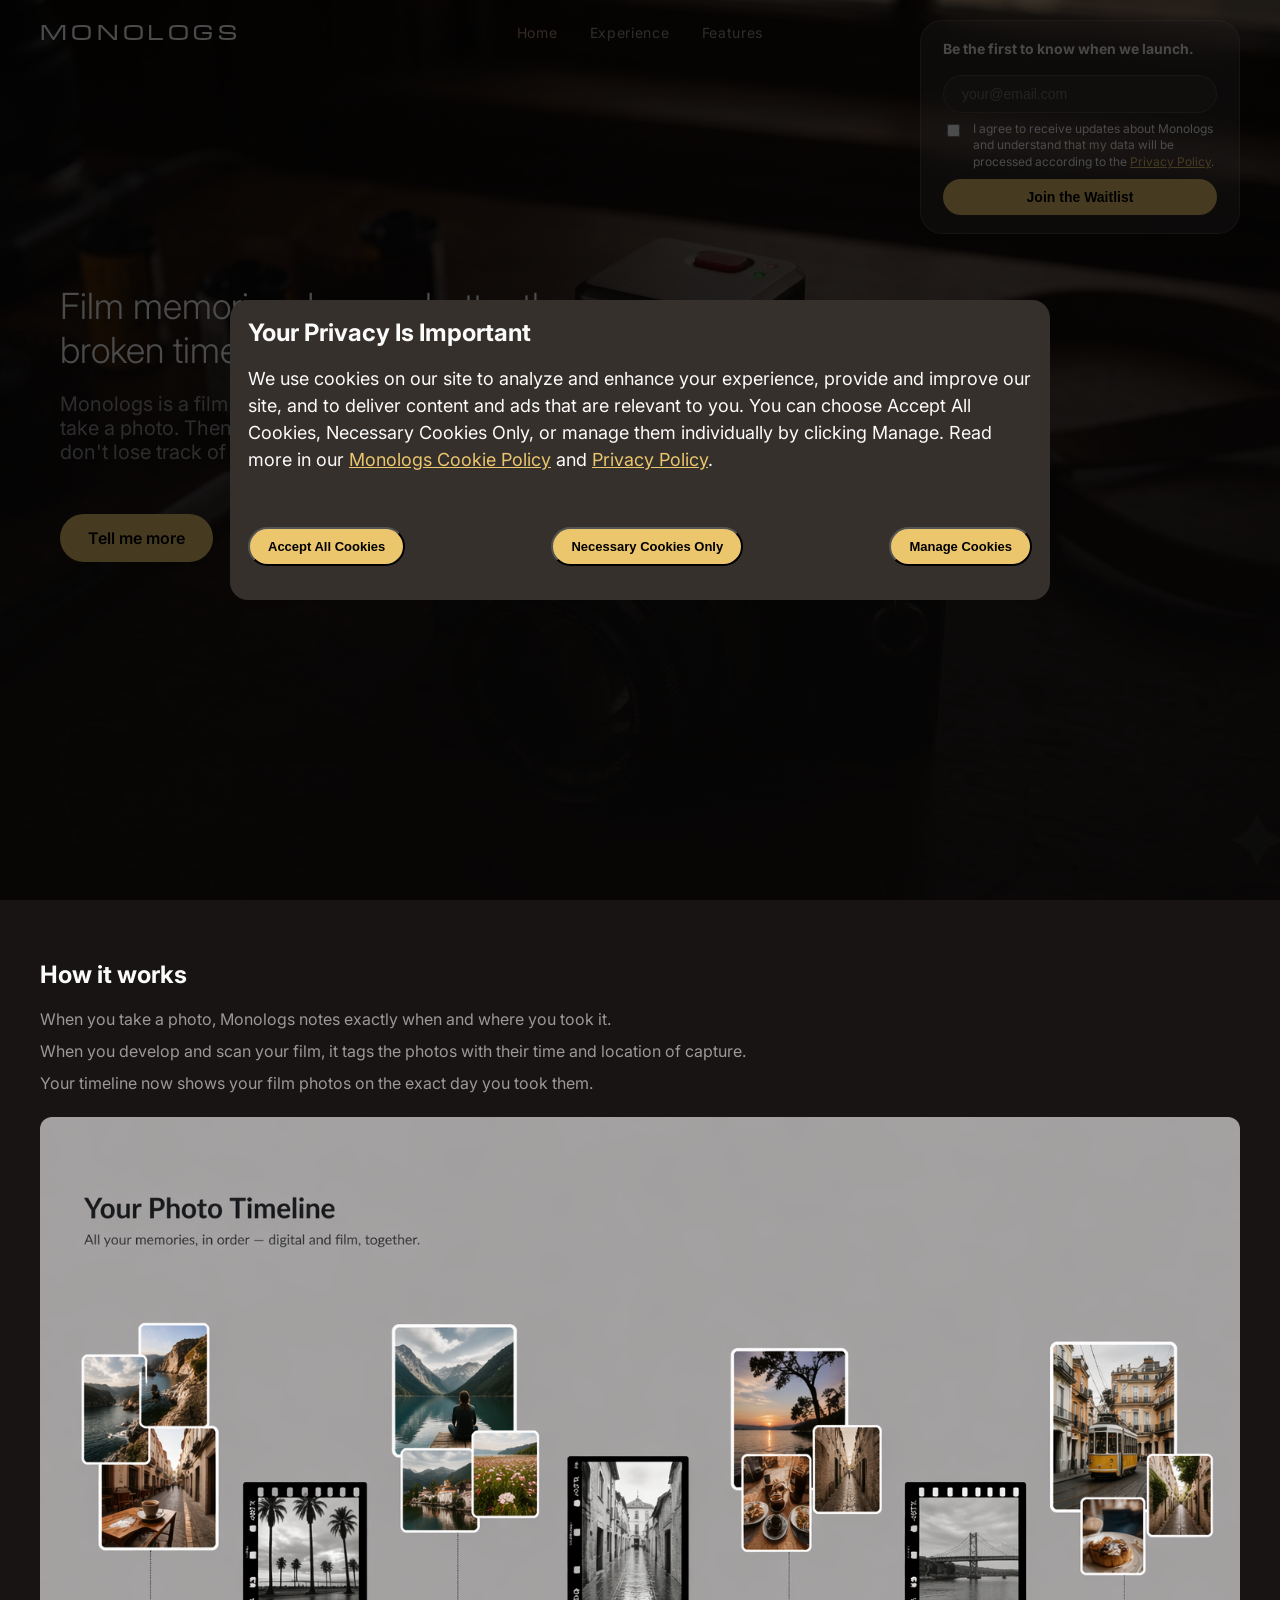
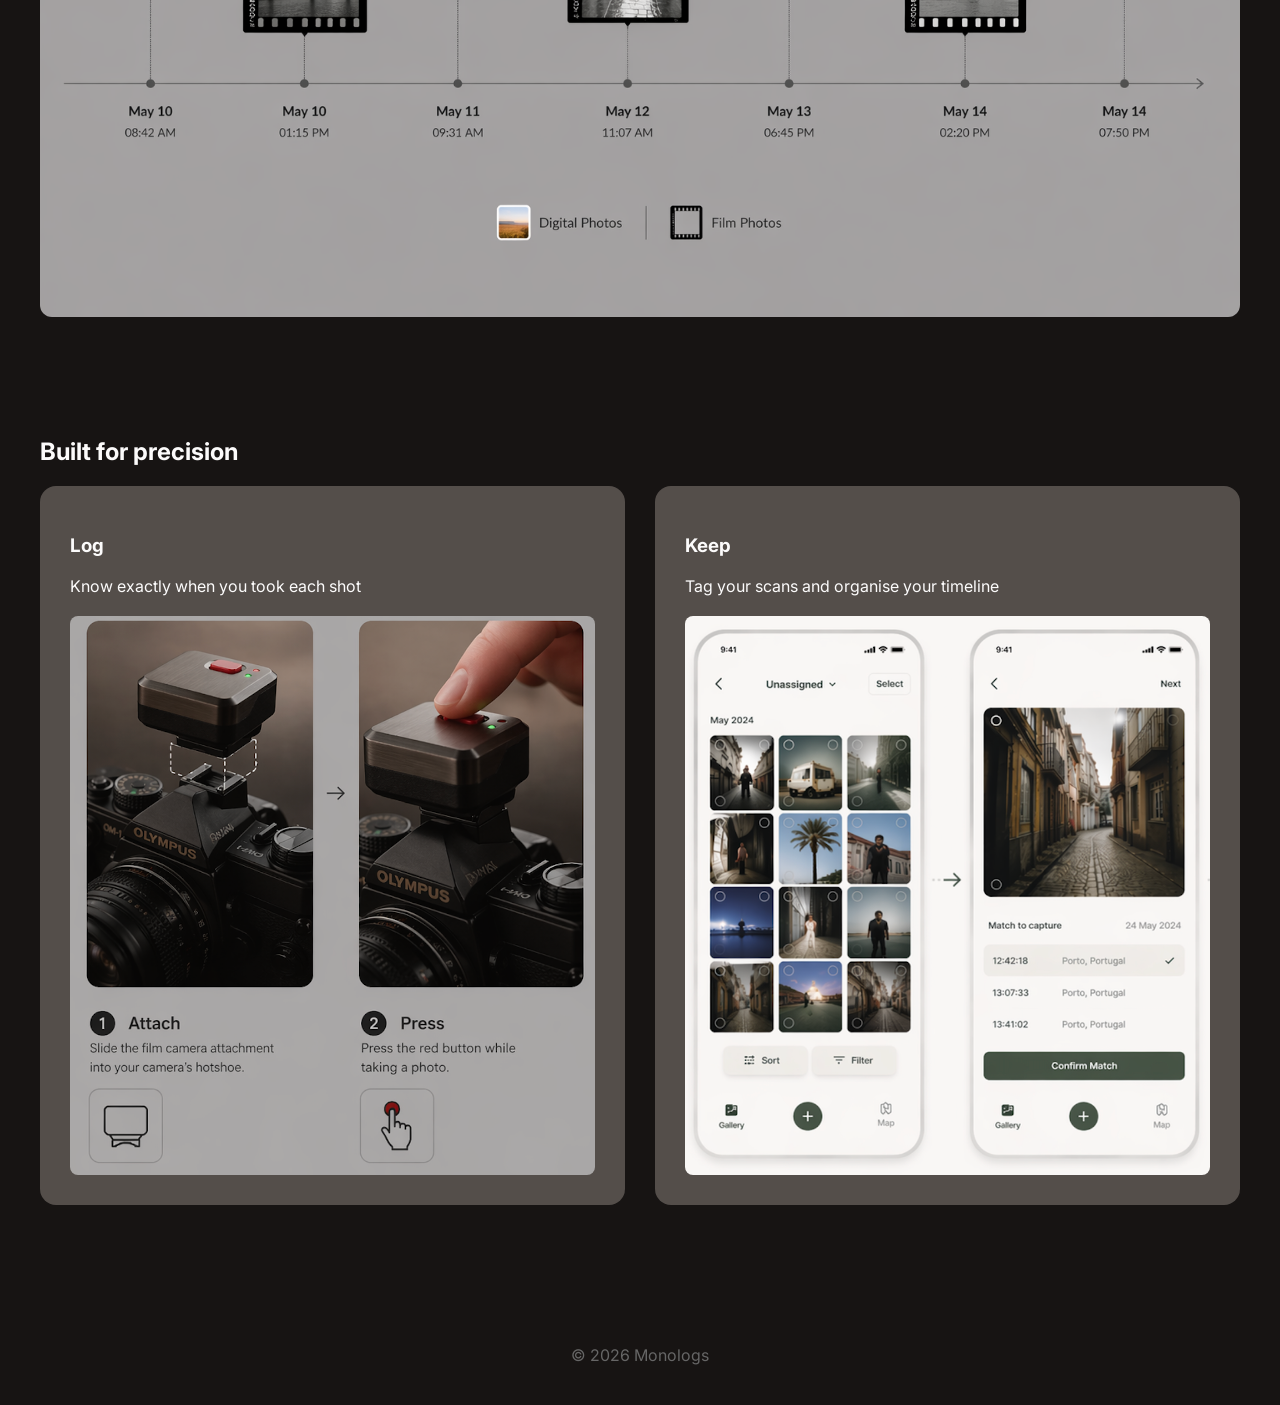
<file: index.html>
<!DOCTYPE html>
<html lang="en">
<head>
<meta charset="UTF-8">
<meta name="viewport" content="width=device-width, initial-scale=1.0">
<title>Monologs</title>
<link href="https://fonts.googleapis.com/css2?family=Inter:wght@300;400;600;700&display=swap" rel="stylesheet">
<link rel="stylesheet" href="css/styles.css">
</head>
<body>

<div id="hero" class="hero">
  <img class="hero-bg animate" src="assets/images/monologs.jpeg" alt="Monologs">
  <header class="site-header">
    <span>MONOLOGS</span>
    <nav class="site-nav">
      <a href="#hero">Home</a>
      <a href="#how-it-works">Experience</a>
      <a href="#features">Features</a>
    </nav>
  </header>
  <div class="hero-text animate">
    <h1 style="font-weight: 300;">Film memories deserve better than broken timelines.</h1>
    <p>Monologs is a film frame logger that notes exactly when you take a photo. Then, it writes this data to your scans so you don't lose track of them.</p>
    <a href="#how-it-works" class="btn">Tell me more</a>
  </div>
  <div class="hero-side">
    <div class="hero-signup animate">
      <iframe name="dummyframe" id="dummyframe" style="display: none;"></iframe>
      <p class="signup-cta-small">Be the first to know when we launch.</p>
      <form class="signup-form" id="signup-form" action="https://api.staticforms.dev/submit" method="POST" target="dummyframe">
        <input type="hidden" name="apiKey" id="apiKey" value="e2b0dedf-dedc-489a-ac5e-46d748d65459">
        <input type="email" name="email" class="signup-input" id="signup-email" placeholder="your@email.com" required>
        <label class="signup-privacy">
          <input type="checkbox" name="privacyConsent" required>
          <span>I agree to receive updates about Monologs and understand that my data will be processed according to the <a href="privacy-policy.html">Privacy Policy</a>.</span>
        </label>
        <button type="submit" class="btn signup-btn">Join the Waitlist</button>
        <input type="text" name="honeypot" style="display:none">
      </form>
    </div>
  </div>
</div>

<div id="how-it-works" class="container section">
  <h2>How it works</h2>
  <div class="how-it-works-text">
    <p>When you take a photo, Monologs notes exactly when and where you took it.</p>
    <p>When you develop and scan your film, it tags the photos with their time and location of capture.</p>
    <p>Your timeline now shows your film photos on the exact day you took them.</p>
  </div>
  <img src="assets/images/timeline.png" alt="Monologs timeline" class="timeline-img animate">
</div>

<div id="features" class="container section">
  <h2>Built for precision</h2>
  <div class="grid">
    <div class="card"> <h3>Log</h3><p>Know exactly when you took each shot</p><img src="assets/images/built1.png" alt="Timestamp Everything" class="card-img animate"></div>
    <div class="card"> <h3>Keep</h3><p>Tag your scans and organise your timeline</p><img src="assets/images/built2.png" alt="Bluetooth Sync" class="card-img animate"></div>
  </div>
</div>

<div id="signup-modal" class="modal-overlay" hidden>
  <div class="modal-box">
    <p>Thank you for subscribing. Stay tuned!</p>
    <button class="btn" id="modal-close">Close</button>
  </div>
</div>

<div id="consent-modal" class="modal-overlay consent-overlay" aria-labelledby="consent-title" aria-modal="true" role="dialog" hidden>
  <div class="modal-box consent-box">
    <h2 id="consent-title">Your Privacy Is Important</h2>
    <p>We use cookies on our site to analyze and enhance your experience, provide and improve our site, and to deliver content and ads that are relevant to you. You can choose Accept All Cookies, Necessary Cookies Only, or manage them individually by clicking Manage. Read more in our <a href="cookie-policy.html" target="_blank" rel="noopener">Monologs Cookie Policy</a> and <a href="privacy-policy.html" target="_blank" rel="noopener">Privacy Policy</a>.</p>
    <div class="consent-actions">
      <button class="btn consent-accept" type="button">Accept All Cookies</button>
      <button class="btn consent-reject" type="button">Necessary Cookies Only</button>
      <button class="btn consent-manage" type="button">Manage Cookies</button>
    </div>
    <div class="consent-manage-panel" hidden>
      <h3>Manage Cookies</h3>
      <p>Choose which cookies you want to allow.</p>
      <label><input type="checkbox" disabled checked> Necessary cookies</label>
      <label><input type="checkbox" id="analytics-cookie"> Analytics cookies</label>
      <label><input type="checkbox" id="ads-cookie"> Ads cookies</label>
      <button class="btn consent-save" type="button">Save preferences</button>
    </div>
  </div>
</div>

<div class="footer">© 2026 Monologs</div>

<script src="js/main.js"></script>

</body>
</html>
</file>
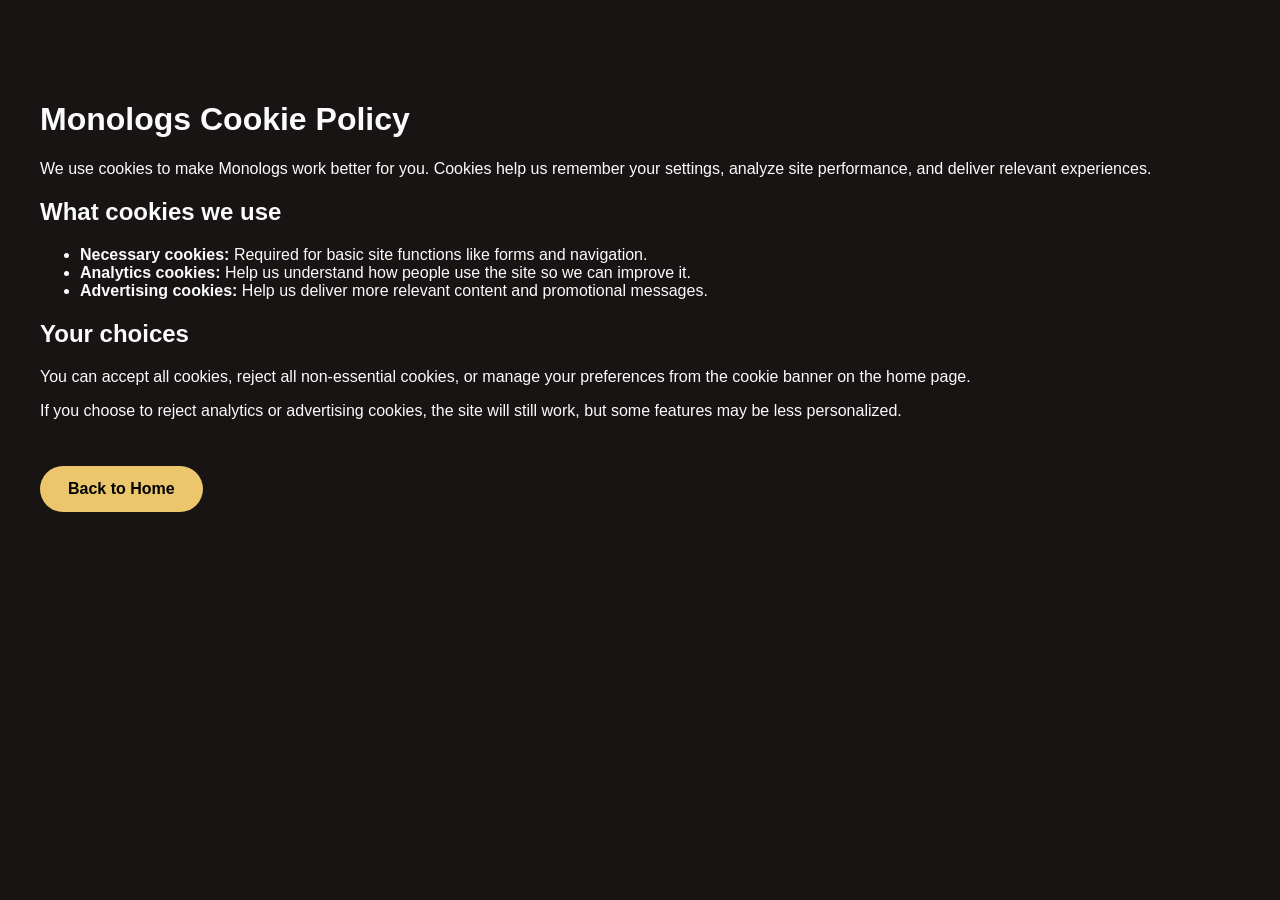
<file: cookie-policy.html>
<!DOCTYPE html>
<html lang="en">
<head>
  <meta charset="UTF-8">
  <meta name="viewport" content="width=device-width, initial-scale=1.0">
  <title>Monologs Cookie Policy</title>
  <link rel="stylesheet" href="css/styles.css">
</head>
<body>
  <div class="container section" style="padding-top: 80px;">
    <h1>Monologs Cookie Policy</h1>
    <p>We use cookies to make Monologs work better for you. Cookies help us remember your settings, analyze site performance, and deliver relevant experiences.</p>
    <h2>What cookies we use</h2>
    <ul>
      <li><strong>Necessary cookies:</strong> Required for basic site functions like forms and navigation.</li>
      <li><strong>Analytics cookies:</strong> Help us understand how people use the site so we can improve it.</li>
      <li><strong>Advertising cookies:</strong> Help us deliver more relevant content and promotional messages.</li>
    </ul>
    <h2>Your choices</h2>
    <p>You can accept all cookies, reject all non-essential cookies, or manage your preferences from the cookie banner on the home page.</p>
    <p>If you choose to reject analytics or advertising cookies, the site will still work, but some features may be less personalized.</p>
    <p><a href="index.html" class="btn">Back to Home</a></p>
  </div>
</body>
</html>
</file>
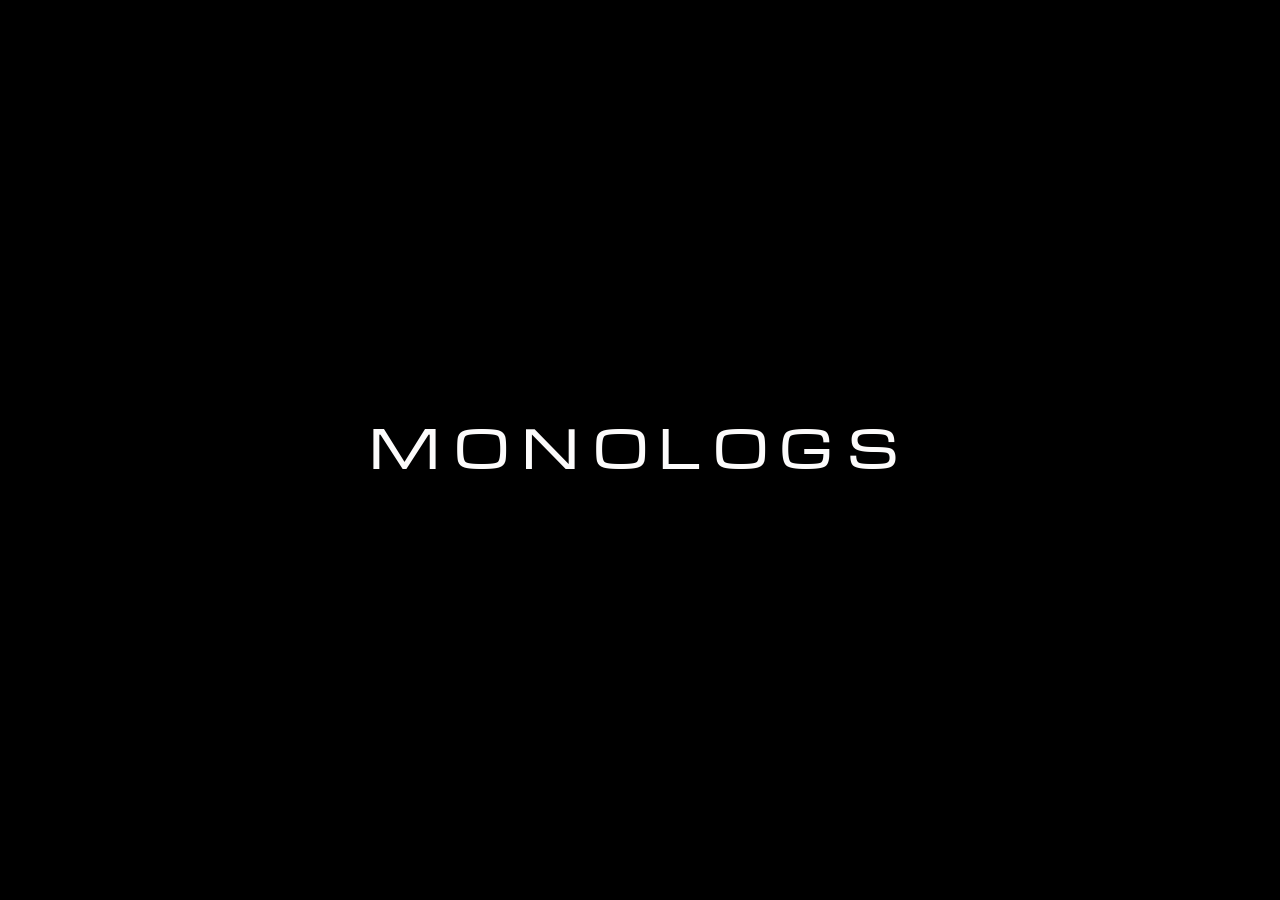
<file: logo.html>
<!DOCTYPE html>
<html lang="en">
<head>
<meta charset="UTF-8">
<meta name="viewport" content="width=device-width, initial-scale=1.0">
<title>Monologs — Logo</title>
<style>
  @font-face {
    font-family: 'Microgramma';
    src: url('assets/fonts/microgrammanormal.ttf') format('truetype');
    font-weight: normal;
  }

  * { box-sizing: border-box; margin: 0; padding: 0; }

  body {
    background: #000;
    display: flex;
    align-items: center;
    justify-content: center;
    min-height: 100vh;
  }

  .logo-text {
    font-family: 'Microgramma', sans-serif;
    font-size: 58px;
    letter-spacing: 0.18em;
    color: #FCFBFB;
    text-transform: uppercase;
  }
</style>
</head>
<body>
  <div class="logo-text">MONOLOGS</div>
</body>
</html>
</file>
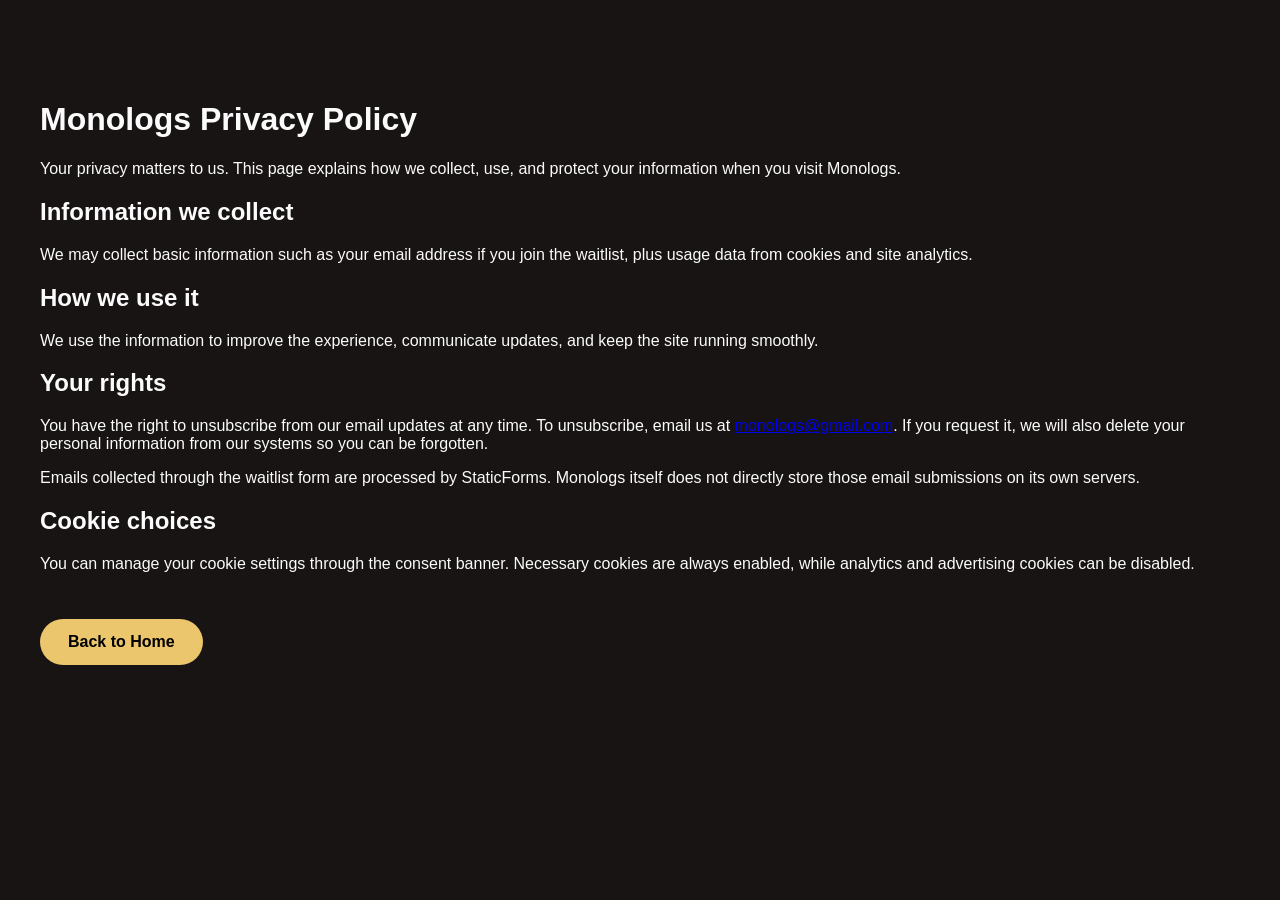
<file: privacy-policy.html>
<!DOCTYPE html>
<html lang="en">
<head>
  <meta charset="UTF-8">
  <meta name="viewport" content="width=device-width, initial-scale=1.0">
  <title>Monologs Privacy Policy</title>
  <link rel="stylesheet" href="css/styles.css">
</head>
<body>
  <div class="container section" style="padding-top: 80px;">
    <h1>Monologs Privacy Policy</h1>
    <p>Your privacy matters to us. This page explains how we collect, use, and protect your information when you visit Monologs.</p>
    <h2>Information we collect</h2>
    <p>We may collect basic information such as your email address if you join the waitlist, plus usage data from cookies and site analytics.</p>
    <h2>How we use it</h2>
    <p>We use the information to improve the experience, communicate updates, and keep the site running smoothly.</p>
    <h2>Your rights</h2>
    <p>You have the right to unsubscribe from our email updates at any time. To unsubscribe, email us at <a href="mailto:monologs@gmail.com?subject=Unsubscribe&body=Please unsubscribe me from your mailing list.">monologs@gmail.com</a>. If you request it, we will also delete your personal information from our systems so you can be forgotten.</p>
    <p>Emails collected through the waitlist form are processed by StaticForms. Monologs itself does not directly store those email submissions on its own servers.</p>
    <h2>Cookie choices</h2>
    <p>You can manage your cookie settings through the consent banner. Necessary cookies are always enabled, while analytics and advertising cookies can be disabled.</p>
    <p><a href="index.html" class="btn">Back to Home</a></p>
  </div>
</body>
</html>
</file>
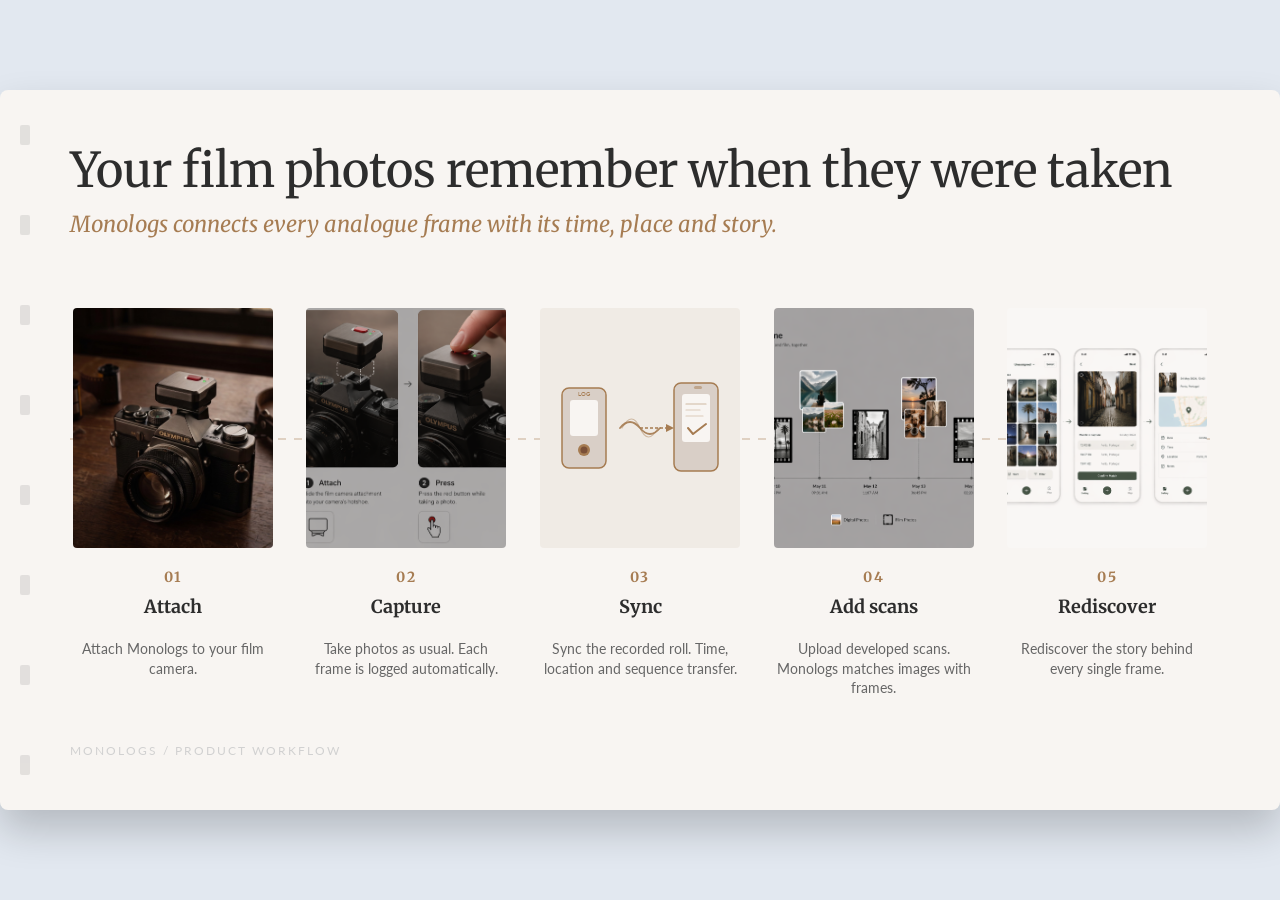
<file: workflow.html>
<!DOCTYPE html>
<html lang="en">
<head>
    <meta charset="UTF-8">
    <meta name="viewport" content="width=device-width, initial-scale=1.0">
    <title>Monologs — Workflow</title>
    <link rel="preconnect" href="https://fonts.googleapis.com">
    <link rel="preconnect" href="https://fonts.gstatic.com" crossorigin>
    <link href="https://fonts.googleapis.com/css2?family=Merriweather:ital,wght@0,300;0,400;0,700;1,300&family=Lato:wght@300;400;700&display=swap" rel="stylesheet">
    <style>
        /* 1. SETUP & CORE BOUNDARIES */
        * { box-sizing: border-box; }
        body {
            background-color: #e2e8f0;
            display: flex;
            justify-content: center;
            align-items: center;
            margin: 0;
            min-height: 100vh;
        }

        .slide-container {
            width: 1280px;
            height: 720px;
            background-color: #F8F5F2; /* Cream/Off-white tactile background */
            color: #2D2D2D; /* Charcoal text */
            display: flex;
            flex-direction: column;
            padding: 50px 70px;
            position: relative;
            overflow: hidden;
            border-radius: 8px;
            box-shadow: 0 20px 40px rgba(0,0,0,0.2);
        }

        /* 1.1 FILM GRAIN OVERLAY */
        .slide-container::after {
            content: "";
            position: absolute;
            top: 0; left: 0; right: 0; bottom: 0;
            background-image: url('https://www.transparenttextures.com/patterns/p6.png');
            opacity: 0.04;
            pointer-events: none;
            z-index: 10;
        }

        /* 1.2 BACKGROUND DECORATION - SUBTLE FILM EDGE */
        .film-edge {
            position: absolute;
            top: 0;
            bottom: 0;
            left: 20px;
            width: 10px;
            display: flex;
            flex-direction: column;
            justify-content: space-around;
            opacity: 0.1;
        }
        .film-edge div {
            width: 10px;
            height: 20px;
            background-color: #2D2D2D;
            border-radius: 2px;
        }

        /* 2. TYPOGRAPHY */
        h1, h2, h3 { 
            font-family: 'Merriweather', serif; 
            margin: 0; 
            font-weight: 400;
        }
        p, span { 
            font-family: 'Lato', sans-serif; 
            font-size: 16px; 
            line-height: 1.4;
            color: #4A4A4A;
        }

        .header-section {
            margin-bottom: 50px;
            text-align: left;
        }

        .slide-title {
            font-size: 48px;
            margin-bottom: 10px;
            color: #2D2D2D;
        }

        .slide-subtitle {
            font-size: 22px;
            font-family: 'Merriweather', serif;
            font-style: italic;
            color: #A67C52; /* Muted tan accent */
        }

        /* 3. PRODUCT FLOW LAYOUT */
        .flow-container {
            flex-grow: 1;
            display: flex;
            justify-content: space-between;
            align-items: flex-start;
            position: relative;
            margin-top: 20px;
        }

        /* Continuous line (Film strip connector) */
        .flow-line {
            position: absolute;
            top: 130px;
            left: 0;
            width: 100%;
            height: 2px;
            background: repeating-linear-gradient(90deg, #A67C52 0, #A67C52 8px, transparent 8px, transparent 16px);
            opacity: 0.3;
            z-index: 1;
        }

        .flow-step {
            width: 18%;
            display: flex;
            flex-direction: column;
            align-items: center;
            text-align: center;
            z-index: 2;
        }

        /* Image per step */
        .v1-image-crop {
            width: 200px;
            height: 240px;
            margin-bottom: 20px;
            position: relative;
            overflow: hidden;
            border-radius: 4px;
            mix-blend-mode: multiply;
        }

        .crop-img {
            position: absolute;
            top: 0;
            left: 0;
            width: 100%;
            height: 100%;
            object-fit: cover;
            object-position: center;
        }

        /* Typography per step */
        .step-number {
            font-family: 'Merriweather', serif;
            font-weight: 700;
            font-size: 14px;
            color: #A67C52;
            margin-bottom: 8px;
            text-transform: uppercase;
            letter-spacing: 2px;
        }

        .step-caption {
            font-family: 'Merriweather', serif;
            font-size: 18px;
            font-weight: 700;
            color: #2D2D2D;
            margin-bottom: 8px;
            line-height: 1.2;
        }

        .step-detail {
            font-size: 14px;
            color: #666;
            padding: 0 5px;
        }

        /* 4. BOTTOM FOOTER ROW */
        .slide-footer {
            display: flex;
            justify-content: space-between;
            align-items: baseline;
            padding-top: 16px;
        }

        .slide-footer-label {
            font-family: 'Lato', sans-serif;
            font-size: 12px;
            color: #D1D1D1;
            letter-spacing: 2px;
        }

    </style>
</head>
<body>

    <div class="slide-container">
        <div class="film-edge">
            <div></div><div></div><div></div><div></div><div></div><div></div><div></div><div></div>
        </div>

        <div class="header-section">
            <h1 class="slide-title">Your film photos remember when they were taken</h1>
            <h2 class="slide-subtitle">Monologs connects every analogue frame with its time, place and story.</h2>
        </div>

        <div class="flow-container">
            <div class="flow-line"></div>

            <div class="flow-step">
                <div class="v1-image-crop">
                    <img class="crop-img" src="assets/images/monologs.jpeg" alt="Attach Device">
                </div>
                <span class="step-number">01</span>
                <h3 class="step-caption">Attach</h3>
                <p class="step-detail">Attach Monologs to your film camera.</p>
            </div>

            <div class="flow-step">
                <div class="v1-image-crop">
                    <img class="crop-img" src="assets/images/built1.png" alt="Capture Frame">
                </div>
                <span class="step-number">02</span>
                <h3 class="step-caption">Capture</h3>
                <p class="step-detail">Take photos as usual. Each frame is logged automatically.</p>
            </div>

            <div class="flow-step">
                <div class="v1-image-crop" style="display:flex;align-items:center;justify-content:center;background:#F0EBE5;">
                    <svg width="180" height="200" viewBox="0 0 180 200" fill="none" xmlns="http://www.w3.org/2000/svg">
                        <!-- Device (left) -->
                        <rect x="12" y="60" width="44" height="80" rx="7" fill="#D9CFC7" stroke="#A67C52" stroke-width="1.5"/>
                        <rect x="20" y="72" width="28" height="36" rx="3" fill="#F8F5F2"/>
                        <!-- shutter button pressed -->
                        <circle cx="34" cy="122" r="6" fill="#A67C52"/>
                        <circle cx="34" cy="122" r="3.5" fill="#7A5038"/>
                        <text x="34" y="68" text-anchor="middle" font-family="Lato,sans-serif" font-size="6" fill="#A67C52">LOG</text>

                        <!-- Sync waves in the middle -->
                        <path d="M70 100 Q80 88 90 100 Q100 112 110 100" stroke="#A67C52" stroke-width="1.8" stroke-linecap="round" fill="none" opacity="0.9"/>
                        <path d="M72 100 Q82 82 90 100 Q98 118 108 100" stroke="#A67C52" stroke-width="1.2" stroke-linecap="round" fill="none" opacity="0.45"/>
                        <!-- Arrow right -->
                        <line x1="90" y1="100" x2="116" y2="100" stroke="#A67C52" stroke-width="1.5" stroke-dasharray="3 2"/>
                        <polygon points="116,96 124,100 116,104" fill="#A67C52"/>

                        <!-- Phone (right) -->
                        <rect x="124" y="55" width="44" height="88" rx="7" fill="#D9CFC7" stroke="#A67C52" stroke-width="1.5"/>
                        <rect x="132" y="66" width="28" height="48" rx="3" fill="#F8F5F2"/>
                        <!-- phone notch -->
                        <rect x="144" y="58" width="8" height="3" rx="1.5" fill="#A67C52" opacity="0.5"/>
                        <!-- app content lines -->
                        <line x1="136" y1="76" x2="156" y2="76" stroke="#A67C52" stroke-width="1.2" stroke-linecap="round" opacity="0.5"/>
                        <line x1="136" y1="82" x2="150" y2="82" stroke="#A67C52" stroke-width="1.2" stroke-linecap="round" opacity="0.35"/>
                        <line x1="136" y1="88" x2="153" y2="88" stroke="#A67C52" stroke-width="1.2" stroke-linecap="round" opacity="0.35"/>
                        <!-- checkmark received -->
                        <path d="M138 100 L143 106 L156 96" stroke="#A67C52" stroke-width="2" stroke-linecap="round" stroke-linejoin="round" fill="none"/>
                    </svg>
                </div>
                <span class="step-number">03</span>
                <h3 class="step-caption">Sync</h3>
                <p class="step-detail">Sync the recorded roll. Time, location and sequence transfer.</p>
            </div>

            <div class="flow-step">
                <div class="v1-image-crop">
                    <img class="crop-img" src="assets/images/timeline.png" alt="Add Scans">
                </div>
                <span class="step-number">04</span>
                <h3 class="step-caption">Add scans</h3>
                <p class="step-detail">Upload developed scans. Monologs matches images with frames.</p>
            </div>

            <div class="flow-step">
                <div class="v1-image-crop">
                    <img class="crop-img" src="assets/images/built.png" alt="Rediscover Story">
                </div>
                <span class="step-number">05</span>
                <h3 class="step-caption">Rediscover</h3>
                <p class="step-detail">Rediscover the story behind every single frame.</p>
            </div>
        </div>

        <div class="slide-footer">
            <span class="slide-footer-label">MONOLOGS / PRODUCT WORKFLOW</span>
        </div>
    </div>

</body>
</html>
</file>
<file: css/styles.css>
@font-face {
  font-family: 'Microgramma';
  src: url('../assets/fonts/microgrammanormal.ttf') format('truetype');
  font-weight: normal;
}

:root {
  --bg:           #171413; /* 1 black */
  --text:         #FCFBFB; /* 2 white */
  --surface:      #35302C; /* 3 dark surface */
  --card:         #544E4A; /* 4 card background */
  --brown-dark:   #6C4635; /* 5 dark brown */
  --brown-deeper: #4F2A1B; /* 6 deeper brown */
  --muted:        #9B9898; /* 7 muted text */
  --surface-dark: #3F3122; /* 8 dark warm surface */
  --warm:         #B48F7D; /* 9 warm rose-brown */
  --accent:       #EBC66D; /* 10 golden accent */
}

* { box-sizing: border-box; }

body {
  margin: 0;
  font-family: 'Inter', sans-serif;
  background: var(--bg);
  color: var(--text);
  overflow-x: hidden;
}

.container {
  max-width: 1200px;
  margin: auto;
  padding: 40px 20px;
}

/* Header */
.site-header {
  position: absolute;
  top: 0;
  left: 0;
  width: 100%;
  padding: 24px 40px 30px;
  font-family: 'Microgramma', sans-serif;
  font-size: 22px;
  letter-spacing: 0.15em;
  color: var(--text);
  text-transform: uppercase;
  display: flex;
  align-items: center;
  justify-content: center;
  box-sizing: border-box;
  min-height: auto;
  z-index: 2;
}

.site-header span {
  position: absolute;
  left: 40px;
}

.site-nav {
  display: flex;
  gap: 32px;
  font-family: 'Inter', sans-serif;
  font-size: 14px;
  font-weight: 400;
  letter-spacing: 0.05em;
  text-transform: none;
  margin: 0;
}

.header-actions {
  display: flex;
  flex-direction: column;
  align-items: flex-end;
  gap: 16px;
}

.site-nav a {
  color: var(--muted);
  text-decoration: none;
  transition: color 0.2s ease;
}

.site-nav a:hover {
  color: var(--text);
}

.site-nav a.active {
  color: #B48F7D;
}

/* Hero */
.hero {
  position: relative;
  width: 100%;
  min-height: 100vh;
  overflow: hidden;
  display: flex;
  align-items: flex-start;
  padding: 100px 0 80px;
  justify-content: space-between;
  gap: 40px;
}

.hero-side {
  position: absolute;
  top: 20px;
  right: 40px;
  z-index: 2;
  display: flex;
  flex-direction: column;
  align-items: flex-end;
  gap: 12px;
  max-width: 320px;
}

.hero-bg {
  position: absolute;
  inset: 0;
  width: 100%;
  height: 100%;
  object-fit: cover;
  object-position: center;
  border-radius: 0;
  opacity: 0;
  transform: none;
  transition: opacity 1s ease;
  z-index: 0;
}

.hero::after {
  content: "";
  position: absolute;
  inset: 0;
  background: linear-gradient(to top, rgba(23,20,19,0.85) 30%, rgba(23,20,19,0.2) 100%);
  z-index: 1;
  pointer-events: none;
}

.hero-text {
  position: relative;
  z-index: 2;
  max-width: 700px;
  padding: 160px 60px 0;
  opacity: 0;
  transform: translateY(30px);
}

.hero-signup {
  position: relative;
  z-index: 2;
  display: flex;
  flex-direction: column;
  align-items: flex-start;
  gap: 12px;
  width: 100%;
  max-width: 320px;
  padding: 18px 22px;
  background: rgba(255, 255, 255, 0.1);
  border: 1px solid rgba(255, 255, 255, 0.14);
  border-radius: 22px;
  backdrop-filter: blur(14px);
}

.signup-privacy {
  display: flex;
  align-items: flex-start;
  gap: 10px;
  font-size: 12px;
  color: var(--text);
  line-height: 1.4;
}

.signup-privacy input {
  margin-top: 3px;
}

.signup-privacy a {
  color: var(--accent);
  text-decoration: underline;
}

.hero-signup .signup-cta-small {
  color: #fff;
  opacity: 0.95;
  max-width: 100%;
  font-size: 14px;
  line-height: 1.4;
  white-space: normal;
  word-wrap: break-word;
}

.hero-signup .signup-form {
  width: 100%;
  margin-top: 0;
  align-items: stretch;
}

.hero-signup .signup-input {
  width: 100%;
}

.hero h1 {
  font-size: 36px;
  margin-bottom: 16px;
}

.hero p {
  font-size: 20px;
  color: var(--muted);
}

/* Button */
.btn {
  display: inline-block;
  margin-top: 30px;
  padding: 14px 28px;
  background: var(--accent);
  color: #000;
  text-decoration: none;
  border-radius: 30px;
  font-weight: 600;
  transition: transform 0.3s ease, box-shadow 0.3s ease;
}

.btn:hover {
  transform: translateY(-3px);
  box-shadow: 0 10px 30px rgba(235,198,109,0.3);
}

/* Sections */
.section { padding: 100px 0; }

#how-it-works { padding-top: 40px; padding-bottom: 0; }

.how-it-works-text p {
  font-size: 16px;
  color: var(--muted);
  margin: 0 0 12px;
}

.timeline-img {
  display: block;
  width: 100%;
  margin-top: 24px;
  border-radius: 12px;
}

.grid {
  display: grid;
  grid-template-columns: repeat(2, 1fr);
  gap: 30px;
}

.card {
  background: var(--card);
  padding: 30px;
  border-radius: 16px;
  opacity: 0;
  transform: translateY(40px);
  transition: all 0.6s ease;
}

.card-img {
  display: block;
  width: 100%;
  margin-top: 20px;
  border-radius: 8px;
}

.card:hover {
  transform: translateY(-10px) scale(1.02);
}

.steps {
  display: grid;
  grid-template-columns: repeat(4, 1fr);
  gap: 20px;
}

.step {
  background: var(--card);
  padding: 20px;
  border-radius: 12px;
  text-align: center;
  opacity: 0;
  transform: translateY(40px);
  transition: all 0.6s ease;
}

.cta { text-align: center; }

.cta h2 {
  font-size: 42px;
  opacity: 0;
  transform: translateY(30px);
}

/* Sign up */
.signup-section { text-align: center; padding-top: 0; }

.signup-form {
  display: flex;
  flex-direction: column;
  align-items: center;
  gap: 8px;
  align-self: center;
  margin: 0;
  padding: 0;
}

/* nudge the signup form slightly down to align with the nav baseline */
.signup-form {
  margin-top: 16px;
}

.signup-cta {
  font-family: 'Microgramma', sans-serif;
  font-size: 22px;
  letter-spacing: 0.15em;
  color: var(--text);
  text-transform: uppercase;
  margin: 0;
}

.signup-text-small {
  font-size: 8px;
  color: var(--muted);
  max-width: 350px;
  margin: 0 0 4px 0;
  line-height: 1.3;
  text-align: center;
}

.signup-cta-small {
  font-size: 9px;
  color: var(--text);
  font-weight: 700;
  margin: 0 0 4px 0;
  line-height: 1;
  text-align: center;
  display: inline-block;
  white-space: nowrap;
  max-width: none;
}

/* when CTA is placed in the header, ensure it sits inline with nav/logo */


.signup-text {
  font-size: 10px;
  color: var(--muted);
  max-width: 350px;
  margin: 0;
  line-height: 1.4;
  text-align: center;
}

.signup-input {
  padding: 10px 18px;
  border-radius: 30px;
  border: 1px solid var(--card);
  background: var(--surface);
  color: var(--text);
  font-size: 14px;
  width: 220px;
  outline: none;
  transition: border-color 0.3s ease;
}

.signup-input:focus {
  border-color: var(--accent);
}

.signup-btn {
  margin-top: 0;
  cursor: pointer;
  border: none;
  padding: 10px 22px;
  font-size: 14px;
}

/* Modal */
.modal-overlay {
  position: fixed;
  inset: 0;
  background: rgba(0, 0, 0, 0.7);
  display: flex;
  align-items: center;
  justify-content: center;
  padding: 20px;
  z-index: 200;
}

.modal-overlay[hidden] { display: none; }

.no-scroll {
  overflow: hidden;
}

.modal-box {
  background: var(--surface);
  padding: 22px;
  border-radius: 18px;
  text-align: center;
  max-width: 820px;
  width: min(94%, 820px);
}

.consent-box {
  max-width: 100%;
  padding: 18px;
  text-align: left;
}

.consent-box h2 {
  margin-top: 0;
  margin-bottom: 14px;
  font-size: 24px;
}

.consent-box p {
  font-size: 14px;
  color: var(--text);
  line-height: 1.5;
  margin-bottom: 18px;
}

.consent-box p a {
  color: var(--accent);
  text-decoration: underline;
}

.consent-actions {
  display: flex;
  flex-wrap: wrap;
  gap: 10px;
  justify-content: space-between;
  margin-bottom: 16px;
}

.consent-actions .btn {
  min-width: 140px;
  padding: 10px 18px;
  font-size: 13px;
}

.consent-manage-panel {
  background: rgba(255,255,255,0.05);
  border: 1px solid rgba(255,255,255,0.12);
  padding: 18px;
  border-radius: 18px;
}

.consent-manage-panel h3 {
  margin-top: 0;
  margin-bottom: 12px;
  font-size: 18px;
}

.consent-manage-panel p {
  margin: 0 0 14px;
  color: var(--text);
  opacity: 0.85;
}

.consent-manage-panel label {
  display: block;
  font-size: 14px;
  margin-bottom: 10px;
  color: var(--text);
}

.consent-manage-panel input[type="checkbox"] {
  margin-right: 10px;
}

.modal-box p {
  font-size: 18px;
  margin-bottom: 24px;
  color: var(--text);
}

/* Footer */
.footer {
  text-align: center;
  padding: 40px;
  color: #666;
}

/* Image */
img {
  border-radius: 20px;
  width: 100%;
  transform: translateY(40px);
  opacity: 0;
  transition: all 1s ease;
}

/* Animations */
.reveal {
  opacity: 1 !important;
  transform: translateY(0) !important;
}

/* Responsive */
@media (max-width: 900px) {
  .hero {
    flex-direction: column;
    text-align: center;
    align-items: center;
    padding: 100px 0 60px;
  }

  .hero-text {
    padding: 0 24px;
    max-width: 100%;
  }

  .hero-side {
    position: relative;
    top: auto;
    right: auto;
    width: 100%;
    max-width: 100%;
    padding: 0 24px;
    align-items: center;
  }

  .hero-signup {
    max-width: 100%;
    width: 100%;
  }

  .site-header {
    flex-direction: column;
    padding: 16px 24px 12px;
    gap: 10px;
  }

  .site-header span {
    position: relative;
    left: auto;
  }

  .site-nav {
    gap: 20px;
  }

  .grid, .steps {
    grid-template-columns: 1fr;
  }

  .consent-actions {
    flex-direction: column;
  }

  .consent-actions .btn {
    min-width: unset;
    width: 100%;
    text-align: center;
  }
}
</file>
